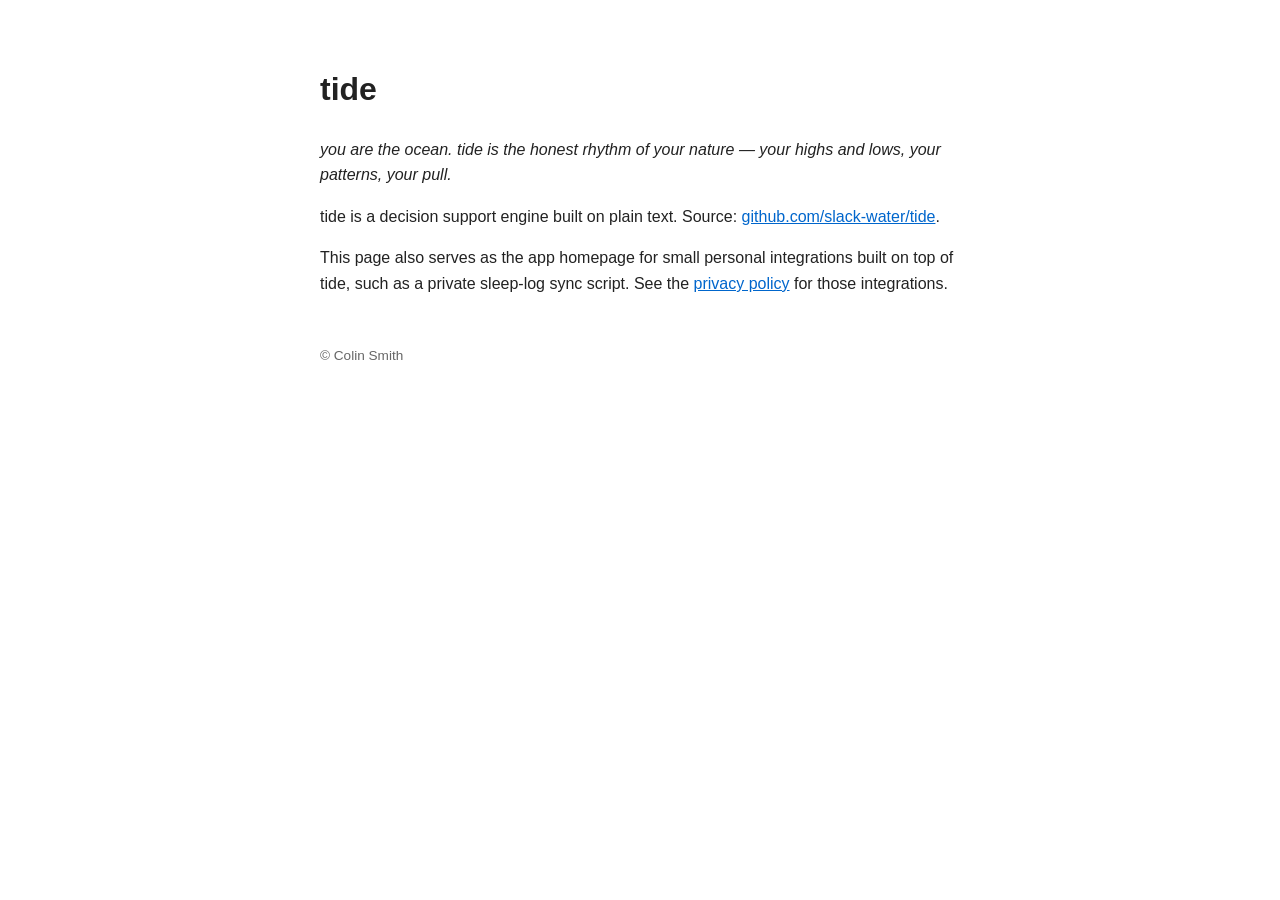
<file: docs/index.html>
<!DOCTYPE html>
<html lang="en">
<head>
<meta charset="UTF-8">
<meta name="viewport" content="width=device-width, initial-scale=1.0">
<title>tide</title>
<style>
  body { font-family: -apple-system, BlinkMacSystemFont, "Segoe UI", sans-serif; max-width: 640px; margin: 4rem auto; padding: 0 1.5rem; line-height: 1.6; color: #222; }
  a { color: #06c; }
  footer { margin-top: 3rem; font-size: 0.85rem; color: #666; }
</style>
</head>
<body>
<h1>tide</h1>
<p><em>you are the ocean. tide is the honest rhythm of your nature — your highs and lows, your patterns, your pull.</em></p>
<p>tide is a decision support engine built on plain text. Source: <a href="https://github.com/slack-water/tide">github.com/slack-water/tide</a>.</p>
<p>This page also serves as the app homepage for small personal integrations built on top of tide, such as a private sleep-log sync script. See the <a href="privacy.html">privacy policy</a> for those integrations.</p>
<footer>&copy; Colin Smith</footer>
</body>
</html>
</file>
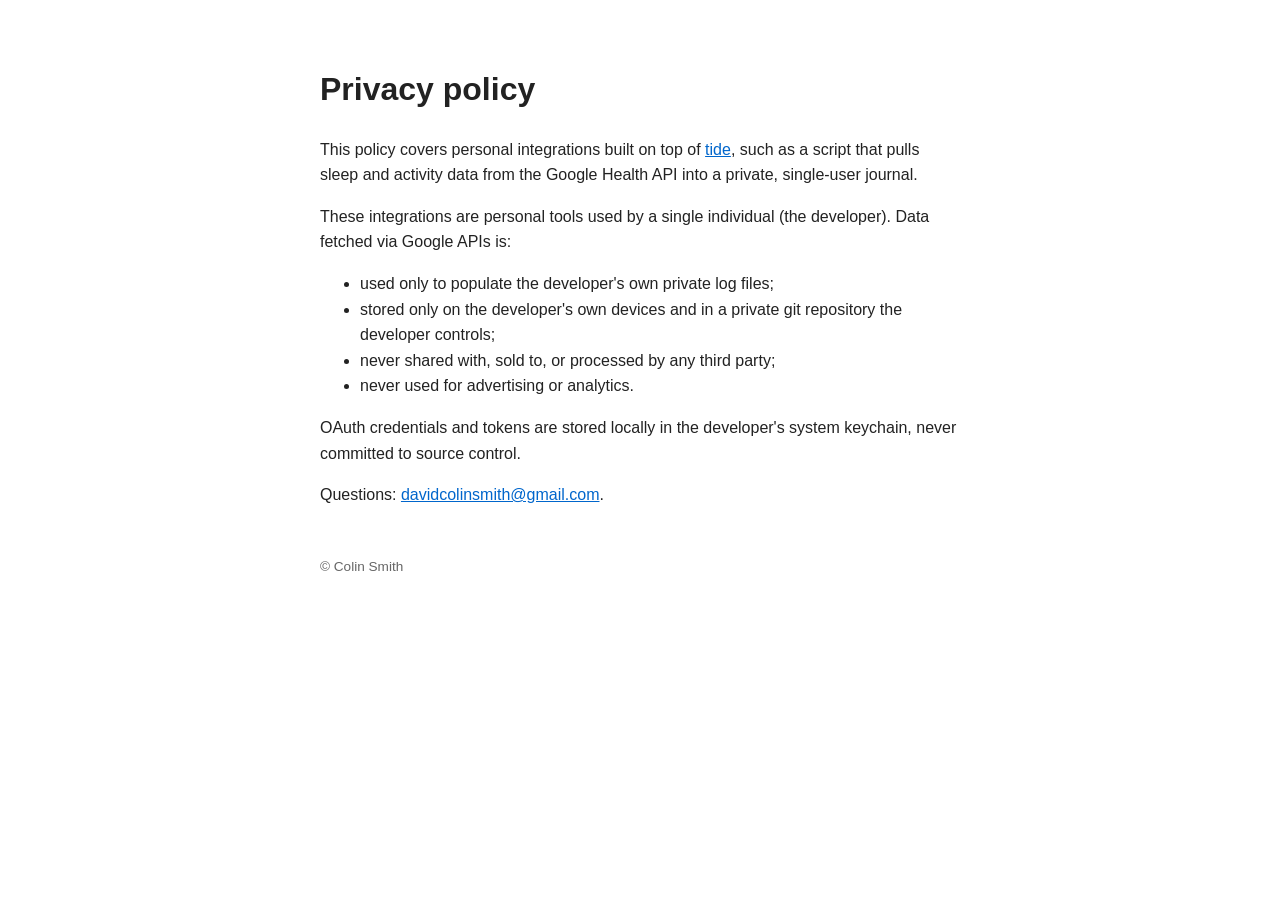
<file: docs/privacy.html>
<!DOCTYPE html>
<html lang="en">
<head>
<meta charset="UTF-8">
<meta name="viewport" content="width=device-width, initial-scale=1.0">
<title>tide — privacy policy</title>
<style>
  body { font-family: -apple-system, BlinkMacSystemFont, "Segoe UI", sans-serif; max-width: 640px; margin: 4rem auto; padding: 0 1.5rem; line-height: 1.6; color: #222; }
  a { color: #06c; }
  footer { margin-top: 3rem; font-size: 0.85rem; color: #666; }
</style>
</head>
<body>
<h1>Privacy policy</h1>
<p>This policy covers personal integrations built on top of <a href="https://github.com/slack-water/tide">tide</a>, such as a script that pulls sleep and activity data from the Google Health API into a private, single-user journal.</p>
<p>These integrations are personal tools used by a single individual (the developer). Data fetched via Google APIs is:</p>
<ul>
  <li>used only to populate the developer's own private log files;</li>
  <li>stored only on the developer's own devices and in a private git repository the developer controls;</li>
  <li>never shared with, sold to, or processed by any third party;</li>
  <li>never used for advertising or analytics.</li>
</ul>
<p>OAuth credentials and tokens are stored locally in the developer's system keychain, never committed to source control.</p>
<p>Questions: <a href="mailto:davidcolinsmith@gmail.com">davidcolinsmith@gmail.com</a>.</p>
<footer>&copy; Colin Smith</footer>
</body>
</html>
</file>
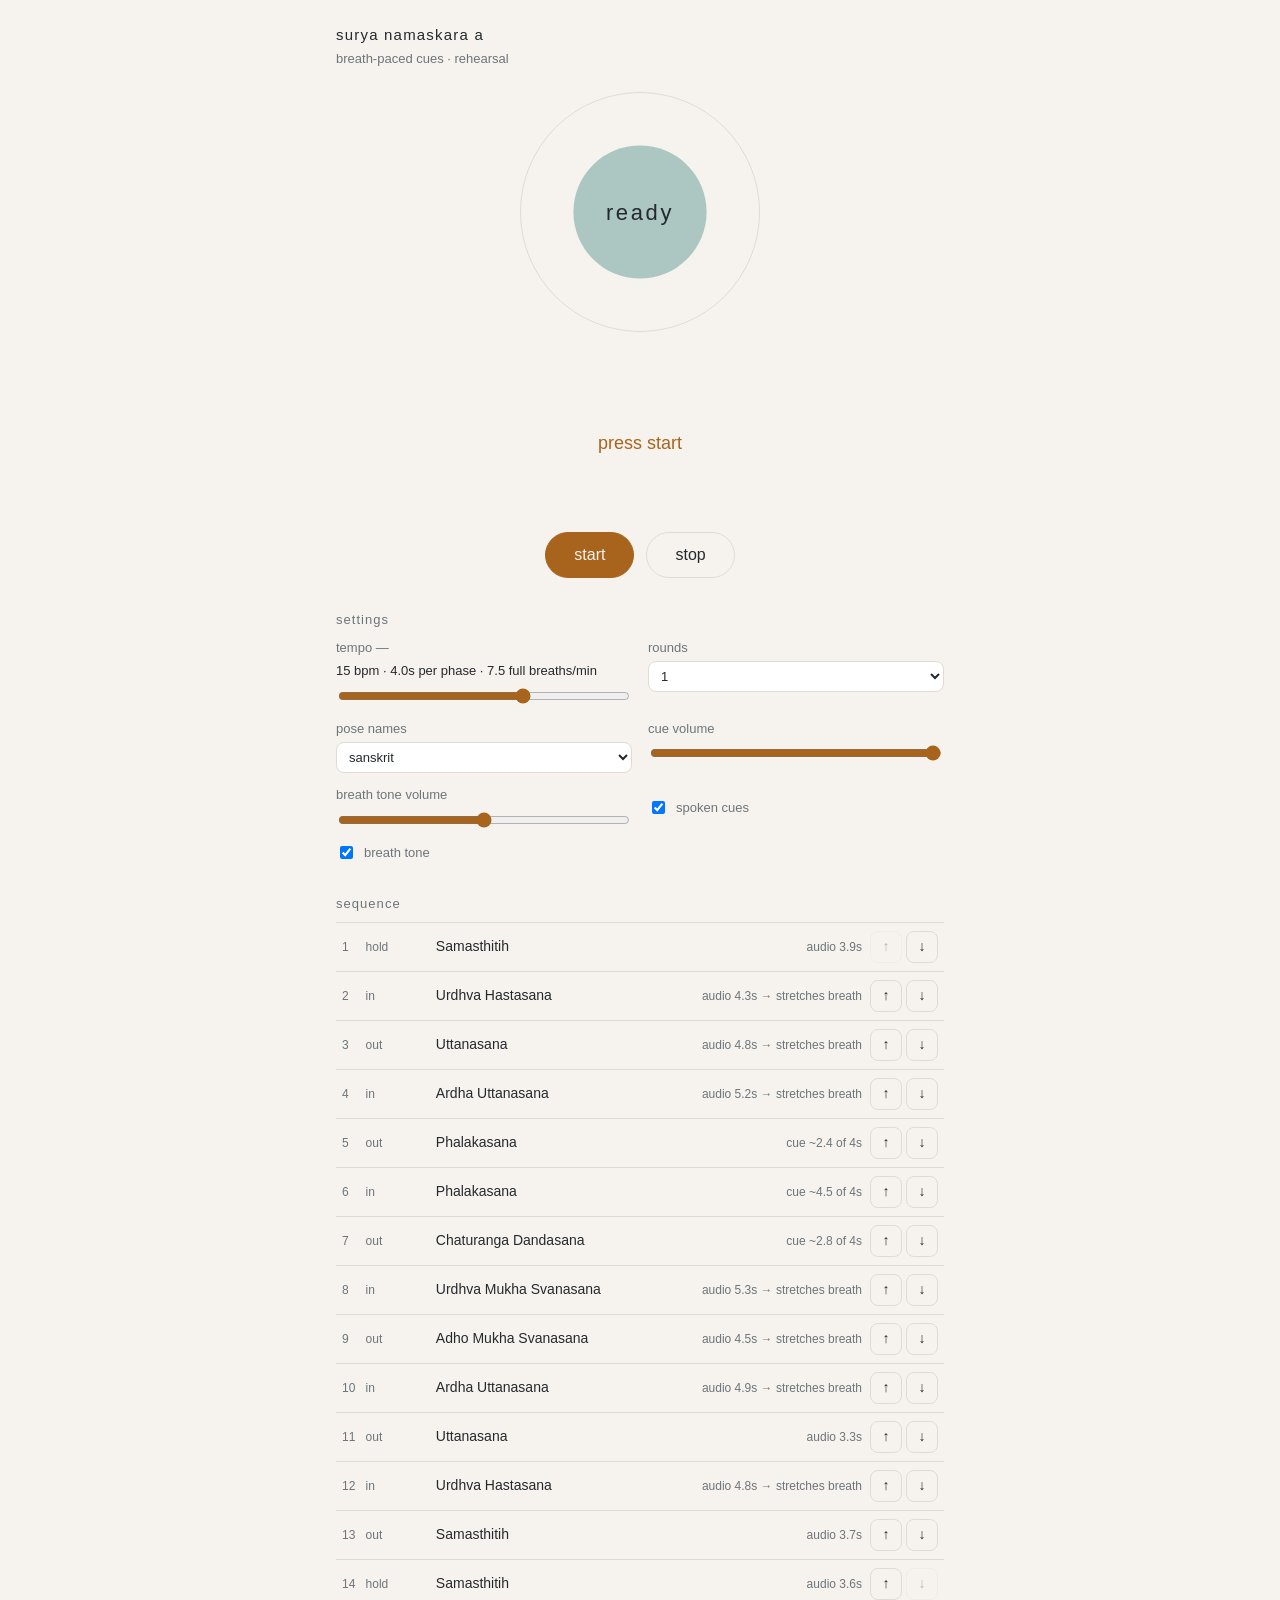
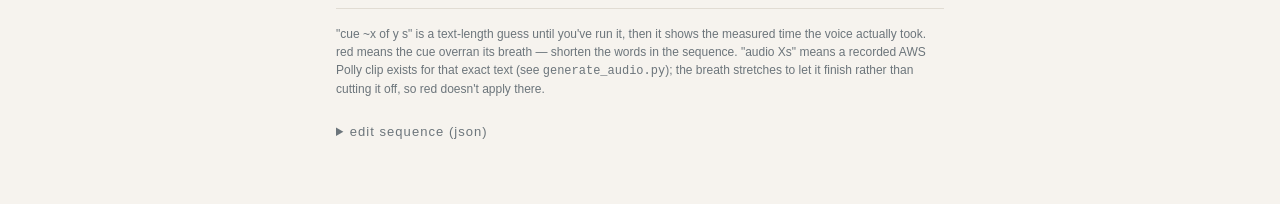
<file: vault/40-projects/yoga-breath-cueing/breath-cue.html>
<!doctype html>
<html lang="en">
<head>
<meta charset="utf-8">
<meta name="viewport" content="width=device-width, initial-scale=1">
<title>breath cue — surya namaskara a</title>
<style>
  :root {
    --bg: #14181c;
    --surface: #1c2227;
    --text: #e8e6e1;
    --muted: #8d979e;
    --accent: #d9a86c;
    --orb: #5f8f8b;
    --warn: #e07a5f;
    --line: #2b333a;
  }
  @media (prefers-color-scheme: light) {
    :root {
      --bg: #f6f3ee;
      --surface: #ffffff;
      --text: #24292d;
      --muted: #6c757b;
      --accent: #a8641c;
      --orb: #6fa39e;
      --warn: #c4472a;
      --line: #e1dcd3;
    }
  }
  * { box-sizing: border-box; }
  body {
    margin: 0;
    background: var(--bg);
    color: var(--text);
    font: 16px/1.5 -apple-system, BlinkMacSystemFont, "Segoe UI", Roboto, sans-serif;
  }
  main { max-width: 640px; margin: 0 auto; padding: 24px 16px 64px; }
  h1 { font-size: 15px; font-weight: 500; letter-spacing: .08em; margin: 0; }
  .sub { color: var(--muted); font-size: 13px; margin: 2px 0 0; }
  h2 { font-size: 13px; font-weight: 500; letter-spacing: .08em; color: var(--muted); margin: 32px 0 8px; }

  .stage { text-align: center; padding: 24px 0 8px; }
  .ring {
    position: relative; width: 240px; height: 240px; margin: 0 auto 20px;
    border: 1px solid var(--line); border-radius: 50%;
    display: grid; place-items: center;
  }
  .orb {
    position: absolute; inset: 8px; border-radius: 50%;
    background: var(--orb); opacity: .55;
    transform: scale(.6);
    transition-property: transform;
    transition-timing-function: ease-in-out;
    transition-duration: .8s;
  }
  .breathword { position: relative; font-size: 22px; letter-spacing: .12em; }
  .pose { font-size: 28px; font-weight: 500; min-height: 1.3em; }
  .pose-sub { color: var(--muted); min-height: 1.5em; }
  .move { margin-top: 12px; font-size: 18px; color: var(--accent); min-height: 1.5em; }
  .next, .progress { color: var(--muted); font-size: 13px; min-height: 1.5em; margin-top: 6px; }

  .controls { display: flex; gap: 12px; justify-content: center; margin: 16px 0 8px; }
  button {
    font: inherit; padding: 10px 28px; border-radius: 999px; cursor: pointer;
    border: 1px solid var(--accent); background: var(--accent); color: var(--bg);
  }
  button.ghost { background: transparent; color: var(--text); border-color: var(--line); }
  button:focus-visible, input:focus-visible, select:focus-visible, textarea:focus-visible {
    outline: 2px solid var(--accent); outline-offset: 2px;
  }

  .grid { display: grid; grid-template-columns: 1fr 1fr; gap: 12px 16px; }
  @media (max-width: 480px) { .grid { grid-template-columns: 1fr; } }
  label { display: flex; flex-direction: column; gap: 4px; font-size: 13px; color: var(--muted); }
  label.inline { flex-direction: row; align-items: center; gap: 8px; }
  select, input[type=range], textarea {
    font: inherit; color: var(--text); background: var(--surface);
    border: 1px solid var(--line); border-radius: 8px; padding: 6px 8px;
  }
  input[type=range] { padding: 0; accent-color: var(--accent); }
  input:disabled, select:disabled { opacity: .45; }
  .readout { color: var(--text); }

  ol.steps { list-style: none; margin: 0; padding: 0; border-top: 1px solid var(--line); }
  ol.steps li {
    display: grid; grid-template-columns: 2ch 8ch 1fr auto auto; gap: 8px; align-items: baseline;
    padding: 8px 6px; border-bottom: 1px solid var(--line); font-size: 14px;
  }
  ol.steps li.active { background: var(--surface); box-shadow: inset 3px 0 0 var(--accent); }
  .tag { color: var(--muted); font-size: 12px; }
  .mvs { display: flex; gap: 4px; }
  button.mv { padding: 0 8px; min-width: 32px; min-height: 32px; border-radius: 8px; background: transparent; color: var(--text); border: 1px solid var(--line); }
  button.mv:disabled { opacity: .3; cursor: default; }
  .fit { color: var(--muted); font-size: 12px; white-space: nowrap; }
  .fit.over { color: var(--warn); }

  details { margin-top: 24px; }
  summary { cursor: pointer; color: var(--muted); font-size: 13px; letter-spacing: .08em; }
  textarea { width: 100%; height: 260px; font: 12px/1.4 ui-monospace, Menlo, monospace; margin-top: 8px; }
  .err { color: var(--warn); font-size: 13px; min-height: 1.5em; }
  .note { color: var(--muted); font-size: 12px; margin-top: 16px; }
</style>
</head>
<body>
<main>
  <header>
    <h1>surya namaskara a</h1>
    <p class="sub">breath-paced cues · rehearsal</p>
  </header>

  <section class="stage" aria-live="off">
    <div class="ring">
      <div class="orb" id="orb"></div>
      <div class="breathword" id="breathWord">ready</div>
    </div>
    <div class="pose" id="poseMain">&nbsp;</div>
    <div class="pose-sub" id="poseSub">&nbsp;</div>
    <div class="move" id="move">press start</div>
    <div class="next" id="next"></div>
    <div class="progress" id="progress"></div>
  </section>

  <div class="controls">
    <button id="go">start</button>
    <button id="stop" class="ghost">stop</button>
  </div>

  <h2>settings</h2>
  <section class="grid">
    <label>tempo — <span class="readout" id="tempoOut"></span>
      <input type="range" id="bpm" min="6" max="20" step="0.5">
    </label>
    <label>rounds
      <select id="rounds"></select>
    </label>
    <label>pose names
      <select id="lang">
        <option value="both">sanskrit, then english</option>
        <option value="sa">sanskrit</option>
        <option value="en">english</option>
      </select>
    </label>
    <label>cue volume
      <input type="range" id="cueVol" min="0" max="1" step="0.05">
    </label>
    <label>breath tone volume
      <input type="range" id="toneVol" min="0" max="1" step="0.05">
    </label>
    <label class="inline"><input type="checkbox" id="speakOn"> spoken cues</label>
    <label class="inline"><input type="checkbox" id="toneOn"> breath tone</label>
  </section>

  <h2>sequence</h2>
  <ol class="steps" id="steps"></ol>
  <p class="note">
    "cue ~x of y s" is a text-length guess until you've run it, then it shows the measured time the voice actually took.
    red means the cue overran its breath — shorten the words in the sequence.
    "audio Xs" means a recorded AWS Polly clip exists for that exact text (see <code>generate_audio.py</code>); the breath
    stretches to let it finish rather than cutting it off, so red doesn't apply there.
  </p>

  <details>
    <summary>edit sequence (json)</summary>
    <textarea id="seqJson" spellcheck="false"></textarea>
    <div class="controls" style="justify-content:flex-start">
      <button id="seqApply" class="ghost">apply</button>
      <button id="seqReset" class="ghost">reset to default</button>
    </div>
    <div class="err" id="seqErr"></div>
    <p class="note">
      fields: <code>breath</code> in / out / hold · <code>breaths</code> (a hold of N full in+out breaths) ·
      <code>seconds</code> (override tempo) · <code>say_sa</code> (how the voice should pronounce the sanskrit; the
      displayed name stays <code>pose_sa</code>) · <code>first_round_only</code> / <code>last_round_only</code>.
    </p>
  </details>
</main>

<script type="application/json" id="defaultSeq">
[
  { "id": "settle", "breath": "hold", "seconds": 6, "first_round_only": true,
    "move": "stand at the top of the mat, feet together",
    "pose_sa": "Samasthitih", "ipa_sa": "sɐməˈst̪ʰɪt̪ɪh", "say_sa": "sama stitee", "pose_en": "mountain pose" },

  { "id": "reach", "breath": "in",
    "move": "sweep the arms up",
    "pose_sa": "Urdhva Hastasana", "ipa_sa": "ˈuːrd̪ʱʋɐ ɦɐˈst̪aːsɐnɐ", "say_sa": "oordva hastasana", "pose_en": "upward salute" },

  { "id": "fold", "breath": "out",
    "move": "fold forward, hands to the floor",
    "pose_sa": "Uttanasana", "ipa_sa": "ʊt̪ˈt̪aːnaːsɐnɐ", "say_sa": "oottanasana", "pose_en": "standing forward fold" },

  { "id": "lift", "breath": "in",
    "move": "lift the chest, lengthen the spine",
    "pose_sa": "Ardha Uttanasana", "ipa_sa": "ˈɐrd̪ʱɐ ʊt̪ˈt̪aːnaːsɐnɐ", "say_sa": "ardha oottanasana", "pose_en": "half lift" },

  { "id": "plank", "breath": "out",
    "move": "step back",
    "pose_sa": "Phalakasana", "ipa_sa": "pʰɐlɐˈkaːsɐnɐ", "say_sa": "phalakasana", "pose_en": "plank" },

  { "id": "shift", "breath": "in",
    "move": "shift forward, shoulders over wrists",
    "pose_sa": "Phalakasana", "ipa_sa": "pʰɐlɐˈkaːsɐnɐ", "say_sa": "phalakasana", "pose_en": "plank" },

  { "id": "chaturanga", "breath": "out",
    "move": "lower",
    "pose_sa": "Chaturanga Dandasana", "ipa_sa": "tʃɐt̪ʊˈrɐŋɡɐ d̪ɐɳˈɖaːsɐnɐ", "say_sa": "chaturanga dandasana", "pose_en": "four-limbed staff" },

  { "id": "updog", "breath": "in",
    "move": "roll over, open the chest",
    "pose_sa": "Urdhva Mukha Svanasana", "ipa_sa": "ˈuːrd̪ʱʋɐ ˈmʊkʰɐ ˈʃʋaːnaːsɐnɐ", "say_sa": "oordva mookha shvanasana", "pose_en": "upward-facing dog" },

  { "id": "downdog", "breath": "out",
    "move": "lift the hips back",
    "pose_sa": "Adho Mukha Svanasana", "ipa_sa": "ɐˈd̪ʱoː ˈmʊkʰɐ ˈʃʋaːnaːsɐnɐ", "say_sa": "adho mookha shvanasana", "pose_en": "downward-facing dog" },

  { "id": "lift2", "breath": "in",
    "move": "step forward, lengthen",
    "pose_sa": "Ardha Uttanasana", "ipa_sa": "ˈɐrd̪ʱɐ ʊt̪ˈt̪aːnaːsɐnɐ", "say_sa": "ardha oottanasana", "pose_en": "half lift" },

  { "id": "fold2", "breath": "out",
    "move": "fold",
    "pose_sa": "Uttanasana", "ipa_sa": "ʊt̪ˈt̪aːnaːsɐnɐ", "say_sa": "oottanasana", "pose_en": "standing forward fold" },

  { "id": "rise", "breath": "in",
    "move": "rise, arms overhead",
    "pose_sa": "Urdhva Hastasana", "ipa_sa": "ˈuːrd̪ʱʋɐ ɦɐˈst̪aːsɐnɐ", "say_sa": "oordva hastasana", "pose_en": "upward salute" },

  { "id": "home", "breath": "out",
    "move": "hands to heart",
    "pose_sa": "Samasthitih", "ipa_sa": "sɐməˈst̪ʰɪt̪ɪh", "say_sa": "sama stitee", "pose_en": "mountain pose" },

  { "id": "close", "breath": "hold", "seconds": 6, "last_round_only": true,
    "move": "stay. notice the breath.",
    "pose_sa": "Samasthitih", "ipa_sa": "sɐməˈst̪ʰɪt̪ɪh", "say_sa": "sama stitee", "pose_en": "mountain pose" }
]
</script>

<!-- filled in by generate_audio.py; text -> relative mp3 path. empty until you run it. -->
<script type="application/json" id="audioManifest">
{
  "Exhale.": "audio/4d46dfad33.mp3",
  "Exhale. fold forward, hands to the floor. oottanasana.": "audio/008b2da4d5.mp3",
  "Exhale. fold. oottanasana.": "audio/ad66fa052b.mp3",
  "Exhale. hands to heart. sama stitee.": "audio/72543efe14.mp3",
  "Exhale. lift the hips back. adho mookha shvanasana.": "audio/5450596622.mp3",
  "Exhale. step back and lower. chaturanga dandasana.": "audio/89d48843bc.mp3",
  "Inhale. Breath 1 of 5. Long, smooth breaths.": "audio/b7b8e891ed.mp3",
  "Inhale. Breath 2 of 5.": "audio/b0080e4aee.mp3",
  "Inhale. Breath 3 of 5.": "audio/216a3e837f.mp3",
  "Inhale. Breath 4 of 5.": "audio/7227cd69fa.mp3",
  "Inhale. Breath 5 of 5.": "audio/d7e41f16d7.mp3",
  "Inhale. lift the chest, lengthen the spine. ardha oottanasana.": "audio/4bf5a73300.mp3",
  "Inhale. rise, arms overhead. oordva hastasana.": "audio/eaea4ec410.mp3",
  "Inhale. roll over, open the chest. oordva mookha shvanasana.": "audio/709d3c87ad.mp3",
  "Inhale. step forward, lengthen. ardha oottanasana.": "audio/d7180b1570.mp3",
  "Inhale. sweep the arms up. oordva hastasana.": "audio/eaccd46855.mp3",
  "stand at the top of the mat, feet together. sama stitee.": "audio/0948a01a51.mp3",
  "stay. notice the breath. sama stitee.": "audio/5d4daa7d09.mp3"
}
</script>

<script>
// <logic> — pure functions, no DOM. tested in node by extracting this block.
const CHARS_PER_SEC = 13;      // spoken text length -> seconds at rate 1. tune after measuring.
const MAX_RATE = 1.5;
const MIN_RATE = 0.85;

function estSeconds(text) { return text.length / CHARS_PER_SEC; }

function poseName(step, lang) {
  const sa = step.say_sa || step.pose_sa || '';
  const en = step.pose_en || '';
  if (lang === 'sa') return sa;
  if (lang === 'en') return en;
  return [sa, en].filter(Boolean).join(', ');
}

// durLookup(text) -> known audio duration in seconds, or 0/undefined if none recorded.
// a recorded duration is a floor, never a ceiling: the breath is only ever stretched
// to let the cue finish, never cut short.
const noAudio = () => 0;
const AUDIO_PAD = 0.3;

function withAudioFloor(dur, text, durLookup) {
  const known = durLookup(text);
  return known ? Math.max(dur, known + AUDIO_PAD) : dur;
}

function stepPhases(step, tempo, lang, durLookup = noAudio) {
  const out = [];
  const base = { stepId: step.id };
  if (step.breaths) {
    const n = step.breaths;
    for (let i = 1; i <= n; i++) {
      const q = i === 1 && step.quality ? ' ' + step.quality : '';
      const inText = `Inhale. Breath ${i} of ${n}.${q}`, outText = 'Exhale.';
      out.push({ ...base, breath: 'in', dur: withAudioFloor(tempo, inText, durLookup), text: inText, holdIdx: i, holdTotal: n });
      out.push({ ...base, breath: 'out', dur: withAudioFloor(tempo, outText, durLookup), text: outText, holdIdx: i, holdTotal: n });
    }
  } else {
    const word = step.breath === 'in' ? 'Inhale' : step.breath === 'out' ? 'Exhale' : '';
    const text = [word, step.move, poseName(step, lang)].filter(Boolean).map(x => x.replace(/[.\s]+$/, '')).join('. ') + '.';
    const dur = withAudioFloor(step.seconds || tempo, text, durLookup);
    out.push({ ...base, breath: step.breath, dur, text });
  }
  return out;
}

function buildPhases(seq, rounds, tempo, lang, durLookup = noAudio) {
  const phases = [];
  for (let r = 0; r < rounds; r++) {
    seq.forEach((step, si) => {
      if (step.first_round_only && r > 0) return;
      if (step.last_round_only && r < rounds - 1) return;
      for (const p of stepPhases(step, tempo, lang, durLookup)) {
        phases.push({ ...p, round: r + 1, rounds, stepNo: si + 1, stepCount: seq.length });
      }
    });
  }
  return phases;
}

function speechRate(text, dur) {
  const need = estSeconds(text) / Math.max(dur - 0.4, 0.5);
  return Math.min(MAX_RATE, Math.max(MIN_RATE, need));
}

// how much of its window the cue needs (1 = exactly fills it), at the fastest allowed rate
function cueLoad(text, dur) {
  return estSeconds(text) / MAX_RATE / Math.max(dur - 0.4, 0.5);
}

function validateSeq(seq) {
  if (!Array.isArray(seq) || !seq.length) return 'sequence must be a non-empty array';
  const ids = new Set();
  for (const [i, s] of seq.entries()) {
    const where = `step ${i + 1}`;
    if (!s || typeof s !== 'object') return `${where}: not an object`;
    if (!s.id || typeof s.id !== 'string') return `${where}: needs a string id`;
    if (ids.has(s.id)) return `${where}: duplicate id "${s.id}"`;
    ids.add(s.id);
    if (!s.breaths && !['in', 'out', 'hold'].includes(s.breath)) return `${where}: breath must be in, out, or hold (or set breaths)`;
    if (s.breaths && !(Number.isInteger(s.breaths) && s.breaths > 0)) return `${where}: breaths must be a positive integer`;
    if (s.seconds != null && !(s.seconds > 0)) return `${where}: seconds must be positive`;
  }
  return '';
}
// </logic>

const $ = id => document.getElementById(id);
const store = {
  get(k, d) { try { const v = localStorage.getItem('bc:' + k); return v == null ? d : JSON.parse(v); } catch { return d; } },
  set(k, v) { try { localStorage.setItem('bc:' + k, JSON.stringify(v)); } catch {} },
  del(k) { try { localStorage.removeItem('bc:' + k); } catch {} },
};

const DEFAULT_SEQ = JSON.parse($('defaultSeq').textContent);
const AUDIO_MANIFEST = JSON.parse($('audioManifest').textContent || '{}');   // text -> "audio/xxx.mp3"
const audioBuffers = new Map();   // text -> decoded AudioBuffer
const audioDurations = new Map(); // text -> measured seconds (from the decoded buffer)
const durLookup = text => audioDurations.get(text) || 0;

// decoding only (never plays anything), so it needs no user gesture and can run at page load —
// unlike `ctx`/`ensureAudio()` below, which stay gesture-gated for the breath tone's autoplay policy.
const decodeCtx = (window.AudioContext || window.webkitAudioContext) && new (window.AudioContext || window.webkitAudioContext)();

async function preloadAudio() {
  if (!decodeCtx) return;
  await Promise.all(Object.entries(AUDIO_MANIFEST).map(async ([text, path]) => {
    try {
      const buf = await fetch(path).then(r => r.arrayBuffer());
      const decoded = await decodeCtx.decodeAudioData(buf);
      audioBuffers.set(text, decoded);
      audioDurations.set(text, decoded.duration);
    } catch {
      // missing/renamed/corrupt file: silently fall back to speech synthesis for this cue
    }
  }));
}
const state = {
  seq: store.get('seq', null) || DEFAULT_SEQ,
  phases: [], i: 0, running: false, token: 0,
  bpm: store.get('bpm', 15), rounds: store.get('rounds', 1), lang: store.get('lang', 'sa'),
  voiceURI: '', cueVol: store.get('cueVol', 1), toneVol: store.get('toneVol', 0.5),
  speakOn: store.get('speakOn', true), toneOn: store.get('toneOn', true),
  get tempo() { return 60 / this.bpm; },   // seconds per breath phase (1 beat = 1 inhale or 1 exhale)
  measured: {},   // stepId -> longest measured cue seconds
  voices: [],
};
if (validateSeq(state.seq)) state.seq = DEFAULT_SEQ;

const stepById = id => state.seq.find(s => s.id === id);
const idle = () => !state.running && state.i === 0;

// ---------- audio: breath tone ----------
let ctx, envGain, osc1, osc2, cueGain;
function ensureAudio() {
  if (ctx) { if (ctx.state === 'suspended') ctx.resume(); return; }
  const AC = window.AudioContext || window.webkitAudioContext;
  if (!AC) return;
  ctx = new AC();
  osc1 = ctx.createOscillator(); osc2 = ctx.createOscillator();
  const g2 = ctx.createGain(); g2.gain.value = 0.35;
  const lp = ctx.createBiquadFilter(); lp.type = 'lowpass'; lp.frequency.value = 900;
  envGain = ctx.createGain(); envGain.gain.value = 0.0001;
  osc1.connect(lp); osc2.connect(g2); g2.connect(lp); lp.connect(envGain); envGain.connect(ctx.destination);
  osc1.frequency.value = 196; osc2.frequency.value = 294;
  osc1.start(); osc2.start();
  cueGain = ctx.createGain(); cueGain.gain.value = state.cueVol; cueGain.connect(ctx.destination);
}
function tone(breath, dur) {
  if (!ctx || !state.toneOn || breath === 'hold') return;
  const t = ctx.currentTime, up = breath === 'in';
  const f0 = up ? 196 : 262, f1 = up ? 262 : 196;
  const peak = Math.max(0.0002, state.toneVol * 0.25);
  for (const [o, m] of [[osc1, 1], [osc2, 1.5]]) {
    o.frequency.cancelScheduledValues(t);
    o.frequency.setValueAtTime(f0 * m, t);
    o.frequency.linearRampToValueAtTime(f1 * m, t + dur * 0.95);
  }
  const g = envGain.gain;
  g.cancelScheduledValues(t);
  if (up) {
    g.setValueAtTime(0.0001, t);
    g.linearRampToValueAtTime(peak, t + dur * 0.85);
    g.linearRampToValueAtTime(0.0001, t + dur * 0.99);
  } else {
    g.setValueAtTime(0.0001, t);
    g.linearRampToValueAtTime(peak * 0.8, t + 0.2);
    g.linearRampToValueAtTime(0.0001, t + dur * 0.97);
  }
}
function silence() {
  if (!ctx) return;
  envGain.gain.cancelScheduledValues(ctx.currentTime);
  envGain.gain.setTargetAtTime(0.0001, ctx.currentTime, 0.05);
}

// ---------- audio: spoken cues ----------
function speak(p) {
  if (!state.speakOn) return;
  const buffer = audioBuffers.get(p.text);
  if (buffer && ctx && cueGain) {
    const src = ctx.createBufferSource();
    src.buffer = buffer; src.connect(cueGain);
    src.start();
    return;
  }
  if (!('speechSynthesis' in window)) return;
  speechSynthesis.cancel();
  const u = new SpeechSynthesisUtterance(p.text);
  const v = state.voices.find(v => v.voiceURI === state.voiceURI);
  if (v) { u.voice = v; u.lang = v.lang; }
  u.volume = state.cueVol;
  u.rate = speechRate(p.text, p.dur);
  let t0 = 0;
  u.onstart = () => { t0 = performance.now(); };
  u.onend = () => {
    if (!t0) return;
    const secs = (performance.now() - t0) / 1000;
    state.measured[p.stepId] = Math.max(state.measured[p.stepId] || 0, secs);
    renderFit(p.stepId);
  };
  speechSynthesis.speak(u);
}

function loadVoices() {
  if (!('speechSynthesis' in window)) return;
  state.voices = speechSynthesis.getVoices().filter(v => /^en/i.test(v.lang));
  if (!state.voices.length) return;
  // no UI for this — auto-pick a decent fallback voice for cues without recorded audio
  const pref = state.voices.find(v => /samantha|karen|daniel|serena/i.test(v.name)) || state.voices[0];
  state.voiceURI = pref.voiceURI;
}

// ---------- rendering ----------
function rebuild() {
  state.phases = buildPhases(state.seq, state.rounds, state.tempo, state.lang, durLookup);
  renderSteps();
}

function fitText(step) {
  const rawPh = stepPhases(step, state.tempo, state.lang);          // durations before any audio floor
  const worstRaw = rawPh.reduce((a, b) => cueLoad(b.text, b.dur) >= cueLoad(a.text, a.dur) ? b : a);
  const recorded = audioDurations.get(worstRaw.text);
  if (recorded != null) {
    const stretches = recorded + AUDIO_PAD > worstRaw.dur;
    return {
      text: stretches ? `audio ${recorded.toFixed(1)}s → stretches breath` : `audio ${recorded.toFixed(1)}s`,
      over: false,
    };
  }
  const measured = state.measured[step.id];
  const win = worstRaw.dur;
  if (measured != null) {
    return { text: `cue ${measured.toFixed(1)} of ${win}s`, over: measured > win * 0.95 };
  }
  return { text: `cue ~${estSeconds(worstRaw.text).toFixed(1)} of ${win}s`, over: cueLoad(worstRaw.text, worstRaw.dur) > 1 };
}

function renderFit(id) {
  const li = document.querySelector(`#steps li[data-id="${CSS.escape(id)}"] .fit`);
  const step = stepById(id);
  if (!li || !step) return;
  const f = fitText(step);
  li.textContent = f.text; li.classList.toggle('over', f.over);
}

function renderSteps() {
  const ol = $('steps');
  ol.innerHTML = '';
  state.seq.forEach((step, i) => {
    const li = document.createElement('li');
    li.dataset.id = step.id;
    const tag = step.breaths ? `${step.breaths} breaths` : step.breath;
    const name = state.lang === 'en' ? step.pose_en : step.pose_sa;
    li.innerHTML = `<span class="tag">${i + 1}</span><span class="tag"></span><span></span><span class="fit"></span>
      <span class="mvs"><button class="mv up" aria-label="move step up">↑</button><button class="mv down" aria-label="move step down">↓</button></span>`;
    li.children[1].textContent = tag;
    li.children[2].textContent = name || step.move || step.id;
    const up = li.querySelector('.up'), down = li.querySelector('.down');
    up.dataset.off = i === 0 ? '1' : '0'; down.dataset.off = i === state.seq.length - 1 ? '1' : '0';
    up.addEventListener('click', () => moveStep(i, -1, 'up'));
    down.addEventListener('click', () => moveStep(i, 1, 'down'));
    ol.appendChild(li);
    renderFit(step.id);
  });
  setControls();
}

function moveStep(i, d, which) {
  const j = i + d;
  if (!idle() || j < 0 || j >= state.seq.length) return;
  const seq = state.seq.slice();
  [seq[i], seq[j]] = [seq[j], seq[i]];
  state.seq = seq; store.set('seq', seq);
  $('seqJson').value = JSON.stringify(seq, null, 2);
  rebuild();
  const b = document.querySelector(`#steps li[data-id="${CSS.escape(seq[j].id)}"] .${which}`);
  if (b && !b.disabled) b.focus(); else document.querySelector(`#steps li[data-id="${CSS.escape(seq[j].id)}"] .mv:not(:disabled)`)?.focus();
}

function showPhase(p) {
  const step = stepById(p.stepId);
  $('breathWord').textContent = p.breath === 'in' ? 'inhale' : p.breath === 'out' ? 'exhale' : 'settle';
  $('poseMain').textContent = state.lang === 'en' ? step.pose_en : step.pose_sa;
  $('poseSub').textContent = state.lang === 'both' ? step.pose_en : (state.lang === 'sa' ? step.pose_en : step.pose_sa);
  $('move').textContent = p.holdIdx ? `breath ${p.holdIdx} of ${p.holdTotal}` : (step.move || '');
  const later = state.phases.slice(state.i + 1).find(x => x.stepId !== p.stepId);
  const ns = later && stepById(later.stepId);
  $('next').textContent = ns ? `next: ${ns.pose_en}` : 'last movement';
  $('progress').textContent = `round ${p.round}/${p.rounds} · step ${p.stepNo}/${p.stepCount}`;

  const orb = $('orb');
  orb.style.transitionDuration = (p.breath === 'hold' ? 0.8 : p.dur * 0.95) + 's';
  orb.style.transform = `scale(${p.breath === 'in' ? 1 : p.breath === 'out' ? 0.5 : 0.75})`;

  document.querySelectorAll('#steps li').forEach(li => li.classList.toggle('active', li.dataset.id === p.stepId));
  const act = document.querySelector('#steps li.active');
  if (act) act.scrollIntoView({ block: 'nearest', behavior: 'smooth' });
}

function setControls() {
  $('go').textContent = state.running ? 'pause' : (state.i > 0 ? 'resume' : 'start');
  const lock = !idle();
  for (const id of ['bpm', 'rounds', 'lang']) $(id).disabled = lock;
  $('seqApply').disabled = lock; $('seqReset').disabled = lock;
  document.querySelectorAll('#steps .mv').forEach(b => { b.disabled = lock || b.dataset.off === '1'; });
}

function resetStage() {
  $('breathWord').textContent = 'ready';
  $('poseMain').innerHTML = '&nbsp;'; $('poseSub').innerHTML = '&nbsp;';
  $('move').textContent = 'press start'; $('next').textContent = ''; $('progress').textContent = '';
  $('orb').style.transitionDuration = '.8s'; $('orb').style.transform = 'scale(.6)';
  document.querySelectorAll('#steps li').forEach(li => li.classList.remove('active'));
}

// ---------- playback ----------
let wakeLock = null;
async function keepAwake(on) {
  try {
    if (on && 'wakeLock' in navigator) wakeLock = await navigator.wakeLock.request('screen');
    else if (wakeLock) { await wakeLock.release(); wakeLock = null; }
  } catch {}
}
const sleep = (ms, token) => new Promise(r => setTimeout(r, Math.max(0, ms)));

async function play() {
  if (state.running) return;
  ensureAudio();
  if (idle()) rebuild();
  state.running = true; setControls(); keepAwake(true);
  const token = ++state.token;
  let target = performance.now();
  while (state.i < state.phases.length && token === state.token) {
    const p = state.phases[state.i];
    showPhase(p); tone(p.breath, p.dur); speak(p);
    target += p.dur * 1000;
    await sleep(target - performance.now(), token);
    if (token !== state.token) return;
    state.i++;
  }
  if (token === state.token) finish();
}

function pause() {
  state.token++; state.running = false;
  if ('speechSynthesis' in window) speechSynthesis.cancel();
  silence(); keepAwake(false); setControls();
}

function stop() {
  pause(); state.i = 0; resetStage(); setControls();
}

function finish() {
  state.running = false; state.i = 0; keepAwake(false); silence(); setControls();
  $('breathWord').textContent = 'done'; $('move').textContent = 'stay a moment'; $('next').textContent = '';
  document.querySelectorAll('#steps li').forEach(li => li.classList.remove('active'));
}

// ---------- wiring ----------
function bind(id, key, parse = v => v, after = () => {}) {
  const el = $(id);
  if (el.type === 'checkbox') el.checked = state[key]; else el.value = state[key];
  el.addEventListener('input', () => {
    state[key] = el.type === 'checkbox' ? el.checked : parse(el.value);
    store.set(key, state[key]);
    after();
  });
}

for (let n = 1; n <= 5; n++) {
  const o = document.createElement('option'); o.value = n; o.textContent = n; $('rounds').appendChild(o);
}
const tempoLabel = () => {
  $('tempoOut').textContent = `${state.bpm} bpm · ${state.tempo.toFixed(1)}s per phase · ${(state.bpm / 2).toFixed(1)} full breaths/min`;
};
bind('bpm', 'bpm', Number, () => { tempoLabel(); rebuild(); });
bind('rounds', 'rounds', Number, rebuild);
bind('lang', 'lang', v => v, () => { state.measured = {}; rebuild(); });
bind('cueVol', 'cueVol', Number, () => { if (cueGain) cueGain.gain.value = state.cueVol; });
bind('toneVol', 'toneVol', Number);
bind('speakOn', 'speakOn');
bind('toneOn', 'toneOn');
tempoLabel();

$('go').addEventListener('click', () => state.running ? pause() : play());
$('stop').addEventListener('click', stop);
document.addEventListener('keydown', e => {
  if (e.code === 'Space' && !/^(TEXTAREA|SELECT|INPUT)$/.test(e.target.tagName)) {
    e.preventDefault(); state.running ? pause() : play();
  }
});

$('seqJson').value = JSON.stringify(state.seq, null, 2);
$('seqApply').addEventListener('click', () => {
  let parsed;
  try { parsed = JSON.parse($('seqJson').value); } catch (e) { $('seqErr').textContent = 'json error: ' + e.message; return; }
  const err = validateSeq(parsed);
  if (err) { $('seqErr').textContent = err; return; }
  $('seqErr').textContent = '';
  state.seq = parsed; state.measured = {}; store.set('seq', parsed); rebuild();
});
$('seqReset').addEventListener('click', () => {
  store.del('seq'); state.seq = DEFAULT_SEQ; state.measured = {};
  $('seqJson').value = JSON.stringify(DEFAULT_SEQ, null, 2); $('seqErr').textContent = ''; rebuild();
});

if ('speechSynthesis' in window) {
  speechSynthesis.addEventListener('voiceschanged', loadVoices);
  loadVoices();
} else if (!Object.keys(AUDIO_MANIFEST).length) {
  $('speakOn').checked = false; $('speakOn').disabled = true; state.speakOn = false;
}

preloadAudio().then(() => { rebuild(); setControls(); });
</script>
</body>
</html>
</file>
